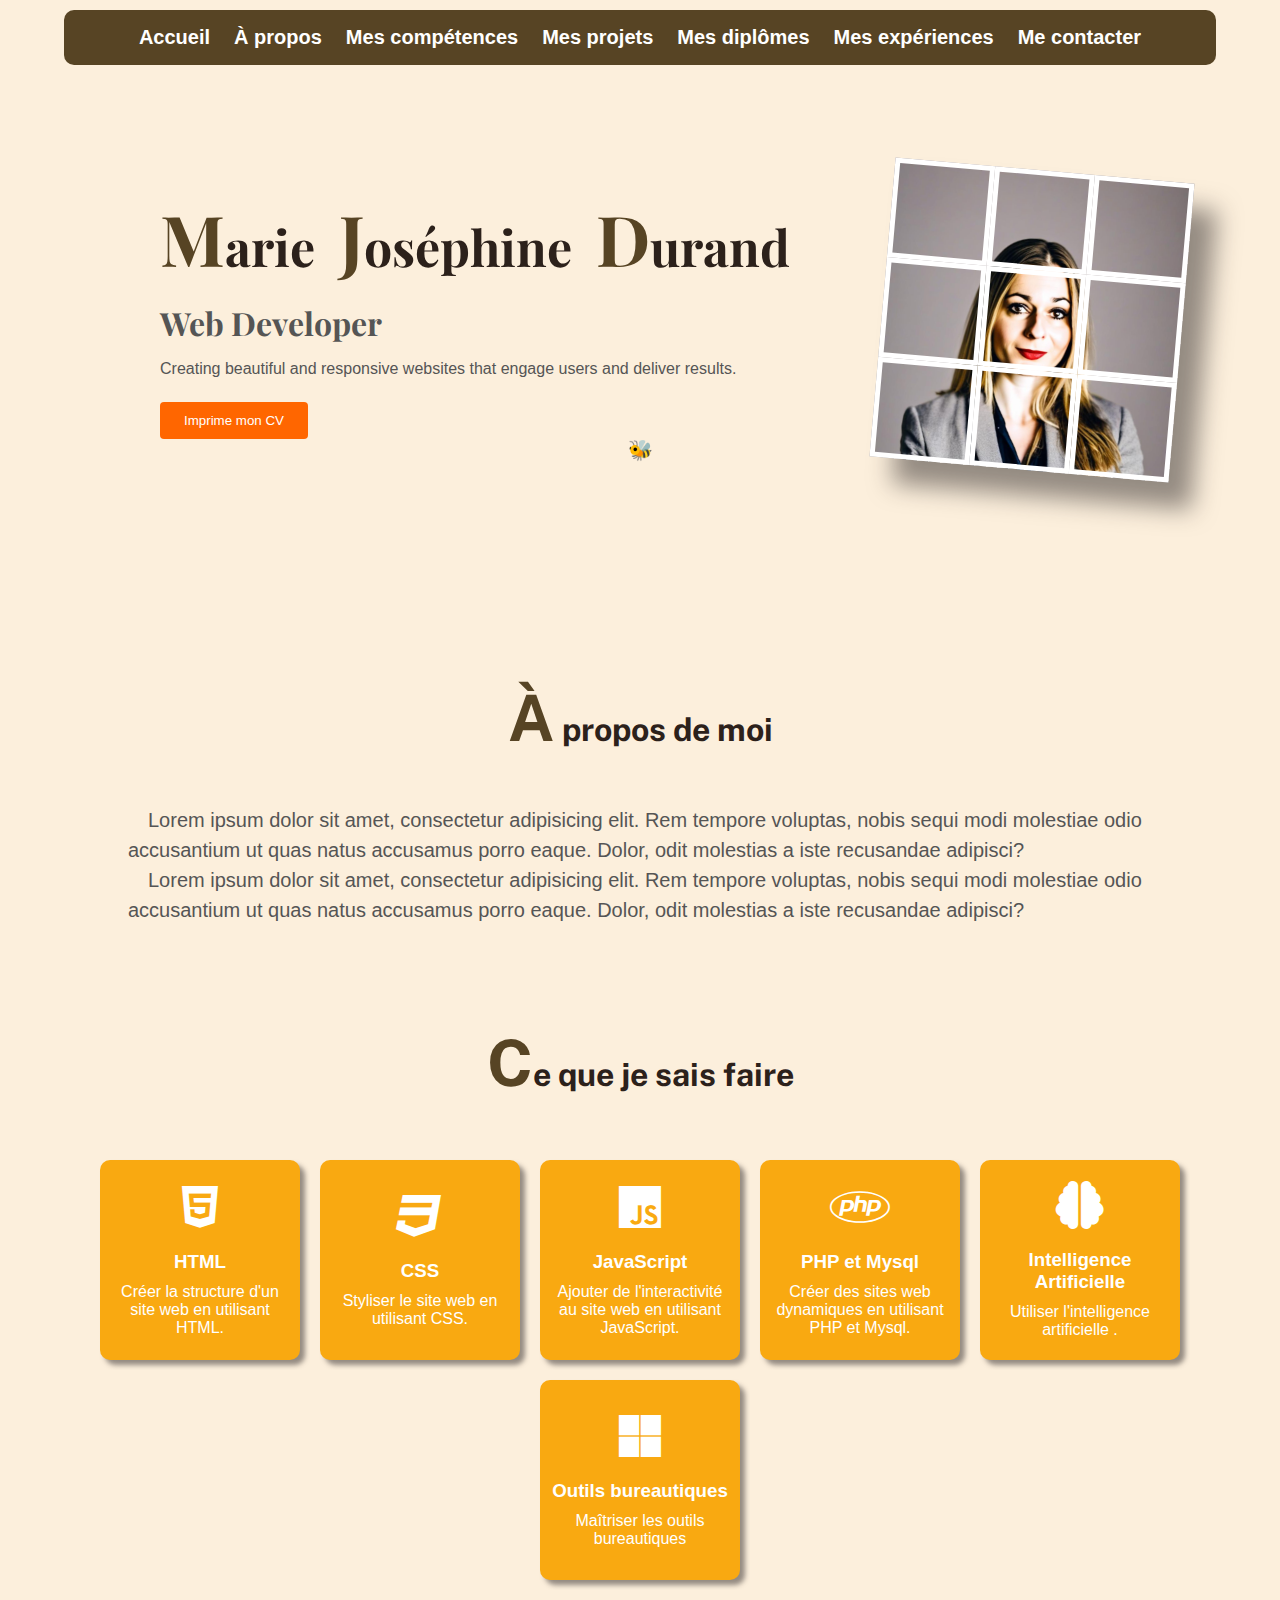
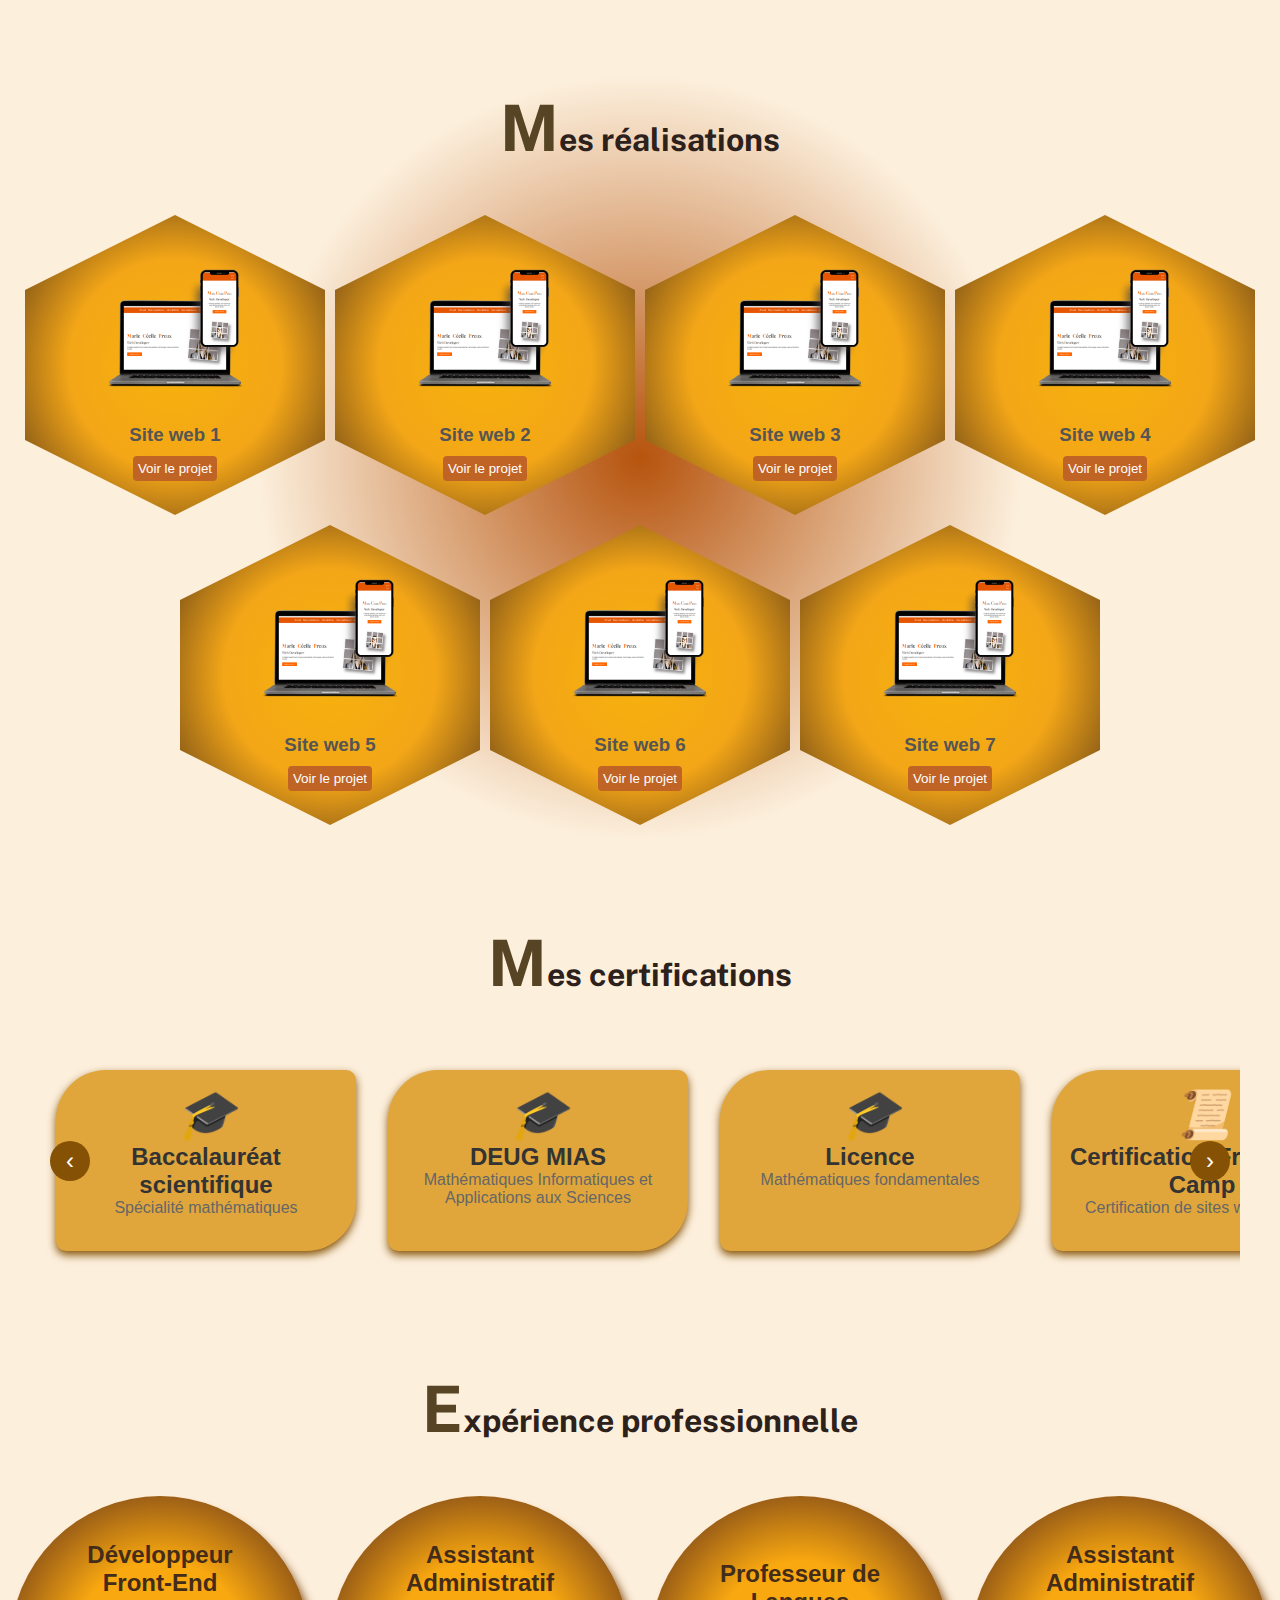
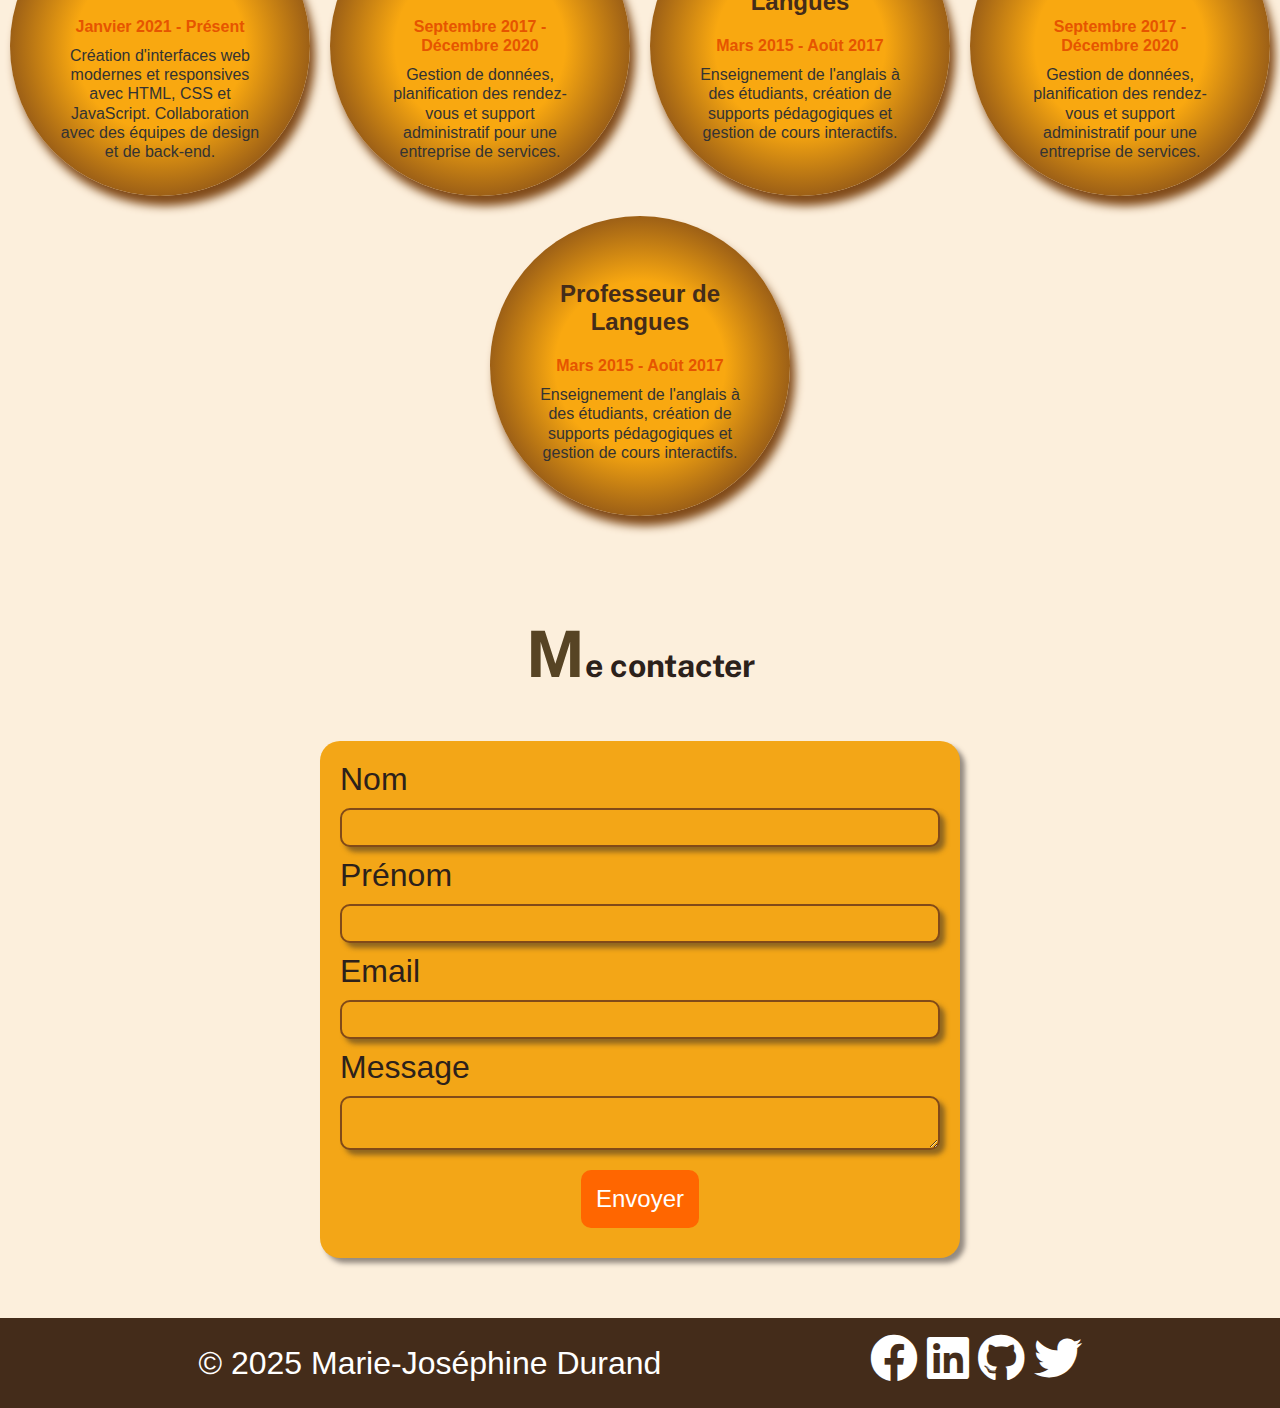
<file: index.html>
<!DOCTYPE html>
<html lang="en">
<head>
  <meta charset="UTF-8">
  <meta name="viewport" content="width=device-width, initial-scale=1.0">
  <title>Modern Website</title>
  <link rel="stylesheet" href="style.css">
  <link rel="preconnect" href="https://fonts.googleapis.com">
<link rel="preconnect" href="https://fonts.gstatic.com" crossorigin>
<link href="https://fonts.googleapis.com/css2?family=Playfair+Display:ital,wght@0,400..900;1,400..900&family=Public+Sans:ital,wght@0,100..900;1,100..900&display=swap" rel="stylesheet">
<link rel="stylesheet" href="https://cdnjs.cloudflare.com/ajax/libs/font-awesome/6.0.0-beta3/css/all.min.css">
<script src="script.js" defer></script>

</head>
<body>
  <div class="abeille">&#x1f41d;</div>
  <!-- Navigation Bar -->
  <header class="navbar">
    <div class="container">
   
      <nav id="nav-normal">
        <ul class="nav-links">
          <li><a href="#hero">Accueil</a></li>
          <li><a href="#about-content">À propos</a></li>
          <li><a href="#skills">Mes compétences</a></li>
          <li><a href="#projets">Mes projets</a></li>
          <li><a href="#certifications">Mes diplômes</a></li>
          <li><a href="#experiences">Mes expériences</a></li>
          <li><a href="#contact-form">Me contacter</a></li>
        </ul>
      </nav>
      <nav id="nav-mobile">
        <ul class="nav-links" id="nav-links-mobile">
        <li><a  id="closebtn" >&times;</a></li>
        <li><a href="#hero">Accueil</a></li>
        <li><a href="#about-content">À propos</a></li>
        <li><a href="#skills">Mes compétences</a></li>
        <li><a href="#projets">Mes projets</a></li>
        <li><a href="#certifications">Mes diplômes</a></li>
        <li><a href="#experiences">Mes expériences</a></li>
        <li><a href="#contact-form">Me contacter</a></li>
        </ul>
        </nav>
        <button id="openbtn">&#9779;</button>
    </div>
  </header>
   
  <!-- Hero Section -->
  <section class="hero" id="hero">
    <div class="hero-content">
        <div id="identite">
            <h1>Marie</h1>
            <h1>Joséphine</h1>
            <h1>Durand</h1>
        </div>
        <h3>Web Developer</h3>
        <p>Creating beautiful and responsive websites that engage users and deliver results.</p>
      <button class="btn-primary" id="btn-cv">Imprime mon CV</button>
    </div>
    <div class="hero-image">
      <div class="puzzle">
       
        <div class="piece" ></div>
        <div class="piece" ></div>
        <div class="piece" ></div>
        <div class="piece" ></div>
        <div class="piece" ></div>
        <div class="piece" ></div>
        <div class="piece" ></div>
        <div class="piece" ></div>
        <div class="piece" ></div>
      </div>
    </div>
  </section>
 <section class="about" id="about-content">
    <h2 >À propos de moi</h2>
    <div class="about-content">
      <div class="about-text">
        <p>Lorem ipsum dolor sit amet, consectetur adipisicing elit. Rem tempore voluptas, nobis sequi modi molestiae odio accusantium ut quas natus accusamus porro eaque. Dolor, odit molestias a iste recusandae adipisci?</p>
        <p>Lorem ipsum dolor sit amet, consectetur adipisicing elit. Rem tempore voluptas, nobis sequi modi molestiae odio accusantium ut quas natus accusamus porro eaque. Dolor, odit molestias a iste recusandae adipisci?</p>
      
      </div>
    </div>



 </section>
  <section class="competences" id="skills">
     <h2>Ce que je sais faire</h2>
      <div class="skills" >
        
        <div class="skill-container">
          <div class="skill">
            <i class="fab fa-html5"></i>
            <h3>HTML</h3>
            <p>Créer la structure d'un site web en utilisant HTML.</p>
          </div>
          <div class="pile_entiere">
            <div class="pile_chapeau"></div>
            <div class="pile" data-percentage="90%">
              <div class="pile_pourcentage" style="--fill-height: 90%;">HTML 90%</div>
            </div>
          </div>
        </div>
          
        <div class="skill-container">
          <div class="skill">
            <i class="fab fa-css3"></i>
            <h3>CSS</h3>
            <p>Styliser le site web en utilisant CSS.</p>
          </div>
          <div class="pile_entiere">
            <div class="pile_chapeau"></div>
            <div class="pile" data-percentage="80%">
                    <div class="pile_pourcentage" style="--fill-height: 80%;"> CSS 80%</div>
            </div>
          </div>
        </div>





        <div class="skill-container">
          <div class="skill">
            <i class="fa-brands fa-js"></i>
            <h3>JavaScript</h3>
            <p>Ajouter de l'interactivité au site web en utilisant JavaScript.</p>
          </div>
          <div class="pile_entiere">
            <div class="pile_chapeau"></div>
            <div class="pile" data-percentage="80%">
                    <div class="pile_pourcentage" style="--fill-height: 50%;"> JS 50%</div>
            </div>
          </div>

        </div>



        <div class="skill-container">
            <div class="skill">
              <i class="fa-brands fa-php"></i>
              <h3>PHP et Mysql</h3>
              <p>Créer des sites web dynamiques en utilisant PHP et Mysql.</p>
              
            </div>
            <div class="pile_entiere">
              <div class="pile_chapeau"></div>
              <div class="pile" data-percentage="80%">
                      <div class="pile_pourcentage" style="--fill-height: 30%;"> PHP 30%</div>
              </div>
          </div>
        </div>


        <div class="skill-container">
          <div class="skill">
            <i class="fa-solid fa-brain"></i>
            <h3>Intelligence Artificielle</h3>
              <p>Utiliser l'intelligence artificielle .</p>
          </div>
          <div class="pile_entiere">
            <div class="pile_chapeau"></div>
            <div class="pile" data-percentage="80%">
                    <div class="pile_pourcentage" style="--fill-height: 70%;"> IA 70%</div>
            </div>
        </div>
        </div>
        <div class="skill-container">
            <div class="skill">
              <i class="fa-brands fa-microsoft"></i>
              <h3>Outils bureautiques</h3>
              <p>Maîtriser les outils bureautiques</p>
            
            </div>
                    
            <div class="pile_entiere">
              <div class="pile_chapeau"></div>
              <div class="pile" data-percentage="80%">
                <div class="pile_pourcentage" style="--fill-height: 90%;"> OFFICE 90%</div>
              </div>
          </div>
       </div>
   
    </div>
  </section>



  <section class="projets" id="projets">

        <h2>Mes réalisations</h2>
         <div class="projet-ensemble">   
            <div class="projet">
              <div class="projet-image">
                <img src="images/mon portfolio.png" alt="Projet 1">
                <div class="popup">
                  Site web pour une entreprise de vente de produits bio.
                </div>
              </div>
              <div class="projet-content">
                <h3>Site web 1</h3>
              
                <button class="btn-projet"><a href="#" target="_blank">Voir le projet</a></button>
              </div>


        </div>
            <div class="projet">
              <div class="projet-image">
                <img src="images/mon portfolio.png" alt="Projet 1">
                <div class="popup">
                  Site web pour une entreprise de vente de produits bio.
                </div>
              </div>
              <div class="projet-content">
                <h3>Site web 2</h3>
               
                <button class="btn-projet">Voir le projet</button>
              </div>
            </div>

            <div class="projet">
              <div class="projet-image">
                <img src="images/mon portfolio.png"alt="Projet 1">
                <div class="popup">
                  Site web pour une entreprise de vente de produits bio.
                </div>
              </div>
              
              <div class="projet-content">
                <h3>Site web 3</h3>
                
                <button class="btn-projet">Voir le projet</button>
              </div>
            </div>
            <div class="projet">
              <div class="projet-image">
                <img src="images/mon portfolio.png" alt="Projet 1">
                <div class="popup">
                  Site web pour une entreprise de vente de produits bio.
                </div>
              </div>
              <div class="projet-content">
                <h3>Site web 4</h3>
                
                <button class="btn-projet">Voir le projet</button>
              </div>
            </div>
            <div class="projet">
              <div class="projet-image">
                <img src="images/mon portfolio.png" alt="Projet 1">
                <div class="popup">
                  Site web pour une entreprise de vente de produits bio.
                </div>
              </div>
              <div class="projet-content">
                <h3>Site web 5</h3>
                
                <button class="btn-projet">Voir le projet</button>
              </div>
            </div>
            <div class="projet">
              <div class="projet-image">
                <img src="images/mon portfolio.png" alt="Projet 1">
                <div class="popup">
                  Site web pour une entreprise de vente de produits bio.
                </div>
              </div>
              <div class="projet-content">
                <h3> Site web 6</h3>
               
                <button class="btn-projet">Voir le projet</button>
              </div>
            </div>
            <div class="projet">
              <div class="projet-image">
                <img src="images/mon portfolio.png" alt="Projet 1">
                <div class="popup">
                  Site web pour une entreprise de vente de produits bio.
                </div>
              </div>
              <div class="projet-projet">
                <h3>Site web 7</h3>
               
                <button class="btn-projet">Voir le projet</button>
              </div>
            </div>


          </div>
      
  </section>
  
  <section class="certifications" id="certifications">
    <h2>Mes certifications</h2>
    <div class="carousel">
      <div class="carousel-track">
      <div class="carousel-item">
        <i>&#x1F393;</i>
        <h3>Baccalauréat scientifique</h3>
        <p>Spécialité mathématiques</p>
      </div>
      <div class="carousel-item">
        <i>&#x1F393;</i>
        <h3>DEUG MIAS</h3>
        <p>Mathématiques Informatiques et Applications aux Sciences</p>
      </div>
      <div class="carousel-item">
        <i>&#x1F393;</i>
        <h3>Licence</h3>
        <p>Mathématiques fondamentales</p>
      </div>

      <div class="carousel-item">
        <i>&#x1F4DC;</i>
        <h3>Certification Free Code Camp</h3>
        <p>Certification de sites web réactifs</p>
      </div>
      <div class="carousel-item">
        <i>&#x1F4DC;</i>
        <h3>Certification Free Code Camp</h3>
        <p>Algorithmes et structures de données JavaScript</p>
      </div>




      </div>
      <button class="carousel-btn prev-btn">‹</button>
      <button class="carousel-btn next-btn">›</button>
    </div>


    
  <section class="experiences" id="experiences">
    <h2>Expérience professionnelle</h2>
    <div class="experience-container">
      <div class="experience-card">
        <h3>Développeur Front-End</h3>
        <p class="date">Janvier 2021 - Présent</p>
        <p>Création d'interfaces web modernes et responsives avec HTML, CSS et JavaScript. Collaboration avec des équipes de design et de back-end.</p>
      </div>
      <div class="experience-card">
        <h3>Assistant Administratif</h3>
        <p class="date">Septembre 2017 - Décembre 2020</p>
        <p>Gestion de données, planification des rendez-vous et support administratif pour une entreprise de services.</p>
      </div>
      <div class="experience-card">
        <h3>Professeur de Langues</h3>
        <p class="date">Mars 2015 - Août 2017</p>
        <p>Enseignement de l'anglais à des étudiants, création de supports pédagogiques et gestion de cours interactifs.</p>
      </div>
    
    <div class="experience-card">
      <h3>Assistant Administratif</h3>
      <p class="date">Septembre 2017 - Décembre 2020</p>
      <p>Gestion de données, planification des rendez-vous et support administratif pour une entreprise de services.</p>
    </div>
    <div class="experience-card">
      <h3>Professeur de Langues</h3>
      <p class="date">Mars 2015 - Août 2017</p>
      <p>Enseignement de l'anglais à des étudiants, création de supports pédagogiques et gestion de cours interactifs.</p>
    </div>
  </div>
</div>


   
    
  </section>
  
  <section class="contact" id="contact">
    <h2>Me contacter</h2>
   
      <form action="mailto:your-email@example.com" method="post" enctype="text/plain" id="contact-form">
        
        <label for="nom">Nom</label>
        <input type="text" id="nom" name="nom" required>
        <label for="prenom">Prénom</label>
        <input type="text" id="prenom" name="prenom" required>
        <label for="email">Email</label>
        <input type="email" id="email" name="email" required>
        <label for="message">Message</label>
        <textarea id="message" name="message" required></textarea>

        <button type="submit" >Envoyer</button>
      </form>
  
  </section>
  <footer>
    
      <p>&copy; 2025 Marie-Joséphine Durand</p>
      <div class="social-icons">
        <a href="#"><i class="fab fa-facebook"></i></a>
        <a href="#"><i class="fab fa-linkedin"></i></a>
        <a href="#"><i class="fab fa-github"></i></a>
        <a href="#"><i class="fab fa-twitter"></i></a>

      </div>
  
  </footer>
</body>
</html>
</file>
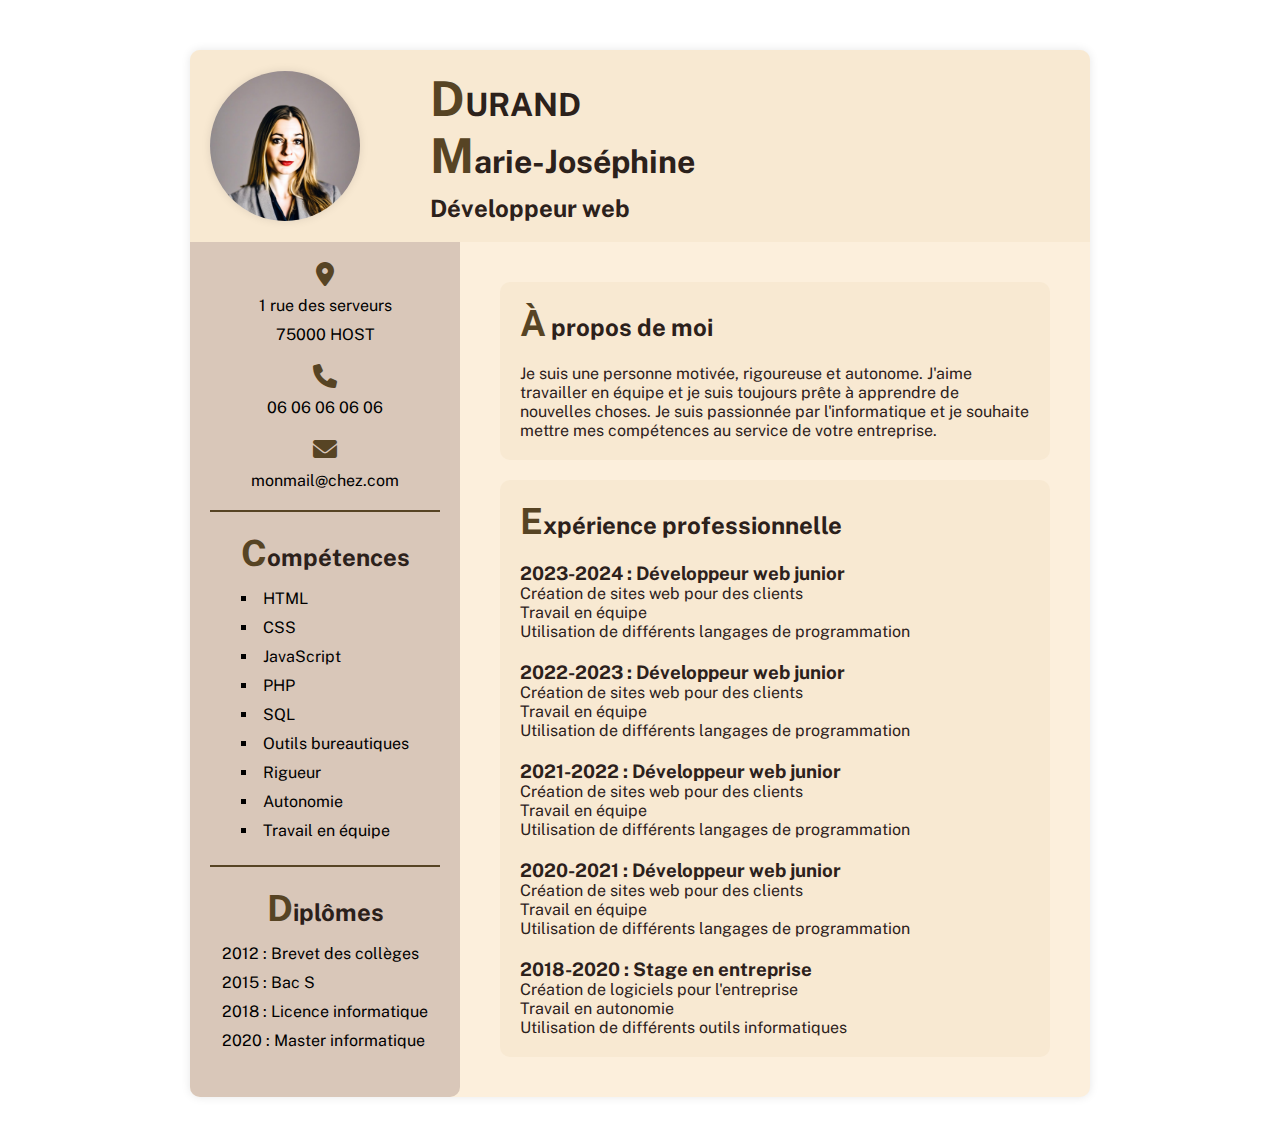
<file: cv.html>
<!DOCTYPE html>
<html lang="en">
<head>
    <meta charset="UTF-8">
    <meta name="viewport" content="width=device-width, initial-scale=1.0">
    
    
    <link rel="preconnect" href="https://fonts.googleapis.com">
  <link rel="preconnect" href="https://fonts.gstatic.com" crossorigin>
  <link href="https://fonts.googleapis.com/css2?family=Playfair+Display:ital,wght@0,400..900;1,400..900&family=Public+Sans:ital,wght@0,100..900;1,100..900&display=swap" rel="stylesheet">
  <link rel="stylesheet" href="https://cdnjs.cloudflare.com/ajax/libs/font-awesome/6.0.0-beta3/css/all.min.css">
  <script src="script.js" defer></script>
    <title>cv abeille à imprimer</title>
   <style>
       
    * {
        margin: 0;
        padding: 0;
        box-sizing: border-box;
    }

    body {
        font-family: "Public Sans", sans-serif;
        background-color: #fff;
        margin: 0;
        padding: 0;
    }

    i {
        color: #574424;
        font-size: 1.5em;
    }

    hr {
        border: 1px solid #574424;
        width: 100%;
    }

    .cv-container {
        display: flex;
        flex-direction: column;
        width: 90%;
        max-width: 900px;
        background-color: #fcefdc;
        border-radius: 10px;
        box-shadow: 0 0 10px rgba(0, 0, 0, 0.1);
        margin: 50px auto;
    }

    .cv-header {
        display: flex;
        justify-content: flex-start;
        gap: 50px;
        align-items: center;
        padding: 20px;
        background-color: #f8e9d2;
        border-top-left-radius: 10px;
        border-top-right-radius: 10px;
        flex-wrap: wrap;
    }

    .cv-header img {
        width: 150px;
        height: 150px;
        border-radius: 50%;
        margin-right: 20px;
        box-shadow: 0 0 10px rgba(0, 0, 0, 0.1);
    }

    .cv-title {
        display: flex;
        flex-direction: column;
        gap: 10px;
        color: #2c211b;
    }

    .identite {
        display: flex;
        flex-direction: column;
    }

    .identite h1::first-letter {
        font-size: 150%;
        color: #574424;
    }

    .cv-job {
        font-size: 1.5em;
        font-weight: 700;
    }

    .cv-main {
        display: flex;
        flex-direction: column;
    }

    .cv-left, .cv-right {
        padding: 20px;
    }

    .cv-left {
        background-color: #d9c7b9;
        border-bottom-left-radius: 10px;
        border-bottom-right-radius: 10px;
    }
    .cv-left h2::first-letter {
        color: #574424;
        font-size: 150%;
    }

    .cv-left h2 {
        color: #2c211b;
        margin-top: 20px;
    }

    .adresse, .phone, .mail, .competences, .diplomes {
        display: flex;
        flex-direction: column;
        gap: 10px;
        align-items: center;
        justify-content: center;
        margin-bottom: 20px;
    }

    .competences ul {
        list-style: square;
        list-style-position: inside;
    }

    .competences li, .diplomes p {
        padding: 5px;
    }

    .about, .experience {
        display: flex;
        flex-direction: column;
        gap: 20px;
        padding: 20px;
        background-color: #f8e9d2;
        border-radius: 10px;
        margin: 20px;
        color: #2c211b;
    }

    .experience h2::first-letter, .about h2::first-letter {
        color: #574424;
        font-size: 150%;
    }

    @media screen and (min-width: 768px) {
        .cv-main {
            flex-direction: row;
        }

        .cv-left {
            width: 30%;
        }

        .cv-right {
            width: 70%;
        }
    }

    @media screen and (max-width: 767px) {
        .cv-header {
            flex-direction: column;
            align-items: center;
            text-align: center;
        }

        .cv-job {
            padding-left: 0;
        }
    }
</style>



</head>
<body>
<div class="cv-container">

    <div class="cv-header">
            <img src="images/Gray and Orange Simple LinkedIn Profile Picture (1).png" alt="abeille" class="cv-image">
            <div class="cv-title">
                <div class="identite">
                    <h1 class="cv-nom">DURAND</h1>
                    <h1 class="cv-prenom">Marie-Joséphine</h1>
                </div>
               
                <p class="cv-job">Développeur web</p>
            </div>
           
    </div>
    <div class="cv-main">
                    <div class="cv-left">
                        
                    
                    
                        <div class="adresse">
                            <i class="fas fa-map-marker-alt"></i>
                            <p> 1 rue des serveurs</p>
                            <p> 75000 HOST</p>
                        </div>
                        <div class="phone">
                            <i class="fas fa-phone"></i>
                            06 06 06 06 06
                        </div>

                        <div class="mail">
                            <i class="fas fa-envelope"></i>
                            <p>monmail@chez.com</p>
                        </div>
                        <div class="separation">
                            <hr>
                        </div>
                        <div class="competences">
                            <h2>Compétences</h2>
                            <ul>
                                <li>HTML</li>
                                <li>CSS</li>
                                <li>JavaScript</li>
                                <li>PHP</li>
                                <li>SQL</li>
                                <li>Outils bureautiques</li>
                                <li>Rigueur</li>
                                <li>Autonomie</li>
                                <li>Travail en équipe</li>
                            </ul>
                        </div>
                        <div class="separation">
                            <hr>
                        </div>
                        <div class="diplomes">
                            <h2>Diplômes</h2>
                            <div class="liste-diplomes">
                                <p>2012 : Brevet des collèges</p>
                                <p>2015 : Bac S</p>
                                <p>2018 : Licence informatique</p>
                                <p>2020 : Master informatique</p>
                                

                            </div>
                         
                        </div>
                    
                    </div>

                    <div class="cv-right">

                        <div class="about">
                            <h2>À propos de moi</h2>
                            <p>Je suis une personne motivée, rigoureuse et autonome. J'aime travailler en équipe et je suis toujours prête à apprendre de nouvelles choses. Je suis passionnée par l'informatique et je souhaite mettre mes compétences au service de votre entreprise.</p>

                        </div>
                        <div class="experience">
                            <h2>Expérience professionnelle</h2>
                            <div class="experience-detail">

                                <h3>2023-2024 : Développeur web junior</h3>
                                <p>Création de sites web pour des clients</p>
                                <p>Travail en équipe</p>
                                <p>Utilisation de différents langages de programmation</p>
                            </div>
                             <div class="experience-detail">

                                <h3>2022-2023 : Développeur web junior</h3>
                                <p>Création de sites web pour des clients</p>
                                <p>Travail en équipe</p>
                                <p>Utilisation de différents langages de programmation</p>
                             </div>

                            <div class="experience-detail">

                                <h3>2021-2022 : Développeur web junior</h3>
                                <p>Création de sites web pour des clients</p>
                                <p>Travail en équipe</p>
                                <p>Utilisation de différents langages de programmation</p>
                            </div>
                            <div class="experience-detail">
                                <h3>2020-2021 : Développeur web junior</h3>
                                <p>Création de sites web pour des clients</p>
                                <p>Travail en équipe</p>
                                <p>Utilisation de différents langages de programmation</p>
                            </div>
                            <div class="experience-detail">
                                <h3>2018-2020 : Stage en entreprise</h3>
                                <p>Création de logiciels pour l'entreprise</p>
                                <p>Travail en autonomie</p>
                                <p>Utilisation de différents outils informatiques</p>
                            </div>






                        </div>


                    </div>
    </div>


    



</div>












    
</body>
</html>
</file>
<file: style.css>
/* Reset */
* {
  margin: 0;
  padding: 0;
  box-sizing: border-box;
}

body {
  font-family: 'Arial', sans-serif;
  background-color: #fcefdc;
  position: relative;

}

@keyframes ondule {
  0% {
    transform: translateX(0);
  }
  25% {
    transform: translateX(10px);
  }
  50% {
    transform: translateX(0);
  }
  75% {
    transform: translateX(-10px);
  }
  100% {
    transform: translateX(0);
  }
}

.abeille {
  font-size: 20px;
  position: fixed;
  pointer-events: none;
  z-index: 1000;
  top: 50%;
  left: 50%;
  transform: translate(-50%, -50%);
}

a:hover, button:hover {
  cursor: pointer;
}

section {
  margin: 0 auto;
  width: 100%;
  padding-top: 50px;
  padding-bottom: 50px;
}

.competences h2,
.projets h2,
.certifications h2,
.experiences h2,
.about h2,
.contact h2 {
  font-size: 2em;
  color: #2c211b;
  text-align: center;
  font-family: "Public Sans", sans-serif;
  font-weight: bold;
  margin-bottom: 50px;
}

.competences h2::first-letter,
.projets h2::first-letter,
.certifications h2::first-letter,
.experiences h2::first-letter,
.about h2::first-letter,
.contact h2::first-letter {
  color: #574424;
  font-size: 2em;
}

/* Navbar */
.navbar {
  background-color: #574424;
  color: #fff;
  padding: 1rem 0;
  width: 90%;
  margin: 10px auto;
  border-radius: 10px;
  position: fixed;
  z-index: 1000;
  top: 0;
  left: 50%;
  transform: translateX(-50%);
}

#identite {
  display: flex;
  gap: 1.5rem;
}

#nav-normal {
  display: flex;
  justify-content: space-between;
  align-items: center;
  margin: 0 auto;
  padding: 0 1rem;
}

#nav-mobile {
  display: none;
  justify-content: center;
  align-items: center;
  margin: 0 auto;
}

#nav-links-mobile {
  display: none;
  flex-direction: column;
  justify-content: center;
  align-items: center;
  margin: 0 auto;
}

#openbtn {
  display: none;
  font-size: 2.5rem;
  background-color: transparent;
  border: none;
  color: white;
  cursor: pointer;
  right: 10px;
  position: relative;
}

.navbar .container {
  display: flex;
  justify-content: space-between;
  align-items: center;
  margin: 0 auto;
  padding: 0 1rem;
 

}

.logo {
  font-size: 1.5rem;
  font-weight: bold;
}

.nav-links {
  display: flex;
  gap: 1.5rem;
  list-style: none;
}

.nav-links a {
  text-decoration: none;
  color: #fff;
  font-size: 20px;
  transition: color 0.3s;
  cursor: pointer;
  font-weight: bold;
}

.nav-links a:hover {
  color: #ff6600;
  font-size: 22px;
}

.btn {
  padding: 0.5rem 1rem;
  background: #ff6600;
  color: white;
  border: none;
  border-radius: 4px;
  cursor: pointer;
  transition: background 0.3s;
}

.btn:hover {
  background: #e65500;
}

/* Hero Section */
.hero {
  display: flex;
  align-items: center;
  justify-content: space-between;
  margin: 50px auto;
  width: 80%;
}

.hero-content {
  margin: 0 2rem;
  flex: 1 1 55%;
}

.hero-content h1 {
  font-family: 'Playfair Display', serif;
  font-weight: bold;
  font-size: 50px;
  margin-bottom: 1rem;
  color: #2c211b;
}

.hero-content h3 {
  font-family: 'Playfair Display', serif;
  font-size: 2rem;
  margin-bottom: 1rem;
  color: #555;
}

.hero-content h1::first-letter {
  color: #574424;
  font-size: 70px;
}

.hero-content p {
  margin-bottom: 1.5rem;
  color: #555;
}

.btn-primary {
  padding: 0.7rem 1.5rem;
  background: #ff6600;
  color: white;
  border: none;
  border-radius: 4px;
  cursor: pointer;
  transition: background 0.3s;
}

.btn-primary:hover {
  background: #e65500;
}

.hero-image {
  margin-top: 10px;
  flex: 1 1 45%;
  display: flex;
  justify-content: center;
  align-items: center;
}

.puzzle {
  display: grid;
  grid-template-columns: repeat(3, 100px);
  grid-gap: 0px;
  background-image: url(images/Gray\ and\ Orange\ Simple\ LinkedIn\ Profile\ Picture\ \(1\).png);
  background-size: 300px 300px;
  background-repeat: no-repeat;
  transform: rotate(5deg);
  box-shadow: 25px 25px 25px rgba(46, 39, 39, 0.5);
  margin: 60px;
}

.piece {
  width: 100px;
  height: 100px;
  border: 5px solid #fff;
}

/* Profil */
.about-content {
  display: flex;
  justify-content: center;
  align-items: center;
  gap: 2rem;
  margin: 50px auto 0;
  width: 80%;
}

.about-text {
  flex: 1 1 50%;
  color: #555;
  font-size: 20px;
  text-indent: 20px;
  line-height: 30px;
}

/* Compétences */
.skills {
  display: flex;
  flex-wrap: wrap;
  justify-content: center;
  align-items: center;
  margin: 50px auto 0;
  width: 100%;
}

.skill {
  display: flex;
  flex-direction: column;
  align-items: center;
  justify-content: center;
  gap: 10px;
  margin: 10px;
  padding: 10px;
  border-radius: 10px;
  text-align: center;
  background-color: #f9a911;
  color: white;
  width: 200px;
  height: 200px;
  position: relative;
  box-shadow: 5px 5px 5px rgba(46, 39, 39, 0.5);
  z-index: 1;
}

i {
  font-size: 3rem;
  margin-bottom: 10px;
}

.skill-container {
  width: 220px;
  height: 220px;
  overflow: hidden;
}

.skill-container:hover .skill {
  display: none;
}

.skill-container:hover .pile_entiere {
  display: block;
}

/* Piles */
.galerie_piles {
  display: flex;
  flex-wrap: wrap;
  justify-content: center;
  align-items: center;
  width: 100%;
  gap: 130px;
}

.pile {
  position: relative;
  width: 40px;
  height: 100px;
  border: 2px solid #333;
  border-radius: 8px;
  overflow: hidden;
  display: flex;
  flex-direction: column;
  justify-content: flex-end;
  align-items: center;
}

.pile_entiere {
  border: none;
  height: 220px;
  width: 40px;
  display: none;
  margin: 0 auto;
}

.pile_pourcentage {
  width: 100%;
  height: var(--fill-height);
  background-color: #d4ac0d;
  transition: height 0.3s ease;
  text-align: center;
  padding-top: 5px;
  color: white;
  font-weight: bold;
  font-size: 10px;
}

.pile_chapeau {
  position: relative;
  top: 0;
  left: 50%;
  transform: translateX(-50%);
  width: 0;
  height: 0;
  border-left: 20px solid #333;
  border-bottom: 10px solid #333;
}

/* Projets */
.projets {
  display: flex;
  flex-direction: column;
  justify-content: center;
  align-items: center;
  background: radial-gradient(circle, rgb(182, 84, 14) 0%, #fcefdc 50%, #fcefdc 100%);
}

.projet-ensemble {
  display: flex;
  flex-wrap: wrap;
  gap: 10px;
  justify-content: center;
  align-items: center;
  width: 100%;
}

.projet {
  display: flex;
  flex-direction: column;
  align-items: center;
  justify-content: center;
  text-align: center;
  height: 300px;
  width: 300px;
  background-color: #f7b20c;
  background: radial-gradient(circle, #f7b20c 0%, #f3a617 50%, #553518 100%, #814a18 100%);
  color: #555;
  clip-path: polygon(50% 0%, 100% 25%, 100% 75%, 50% 100%, 0% 75%, 0% 25%);
}

.projet-image img {
  width: 160px;
  height: 160px;
}

.projet-image {
  position: relative;
  overflow: hidden;
}

.projet h3 {
  margin: 10px;
}

.btn-projet {
  padding: 5px;
  background: #c06426;
  color: white;
  border: none;
  border-radius: 4px;
  cursor: pointer;
}

.btn-projet:hover {
  background: #e65500;
  padding: 7px;
}

.projets a {
  text-decoration: none;
  color: white;
}

.projet-image .popup {
  position: absolute;
  top: 50%;
  left: 50%;
  transform: translate(-50%, -50%);
  background-color: #e65500;
  color: white;
  padding: 20px;
  border-radius: 25px 25px 100px 100px;
  visibility: hidden;
  opacity: 0;
}

.projet-image:hover .popup {
  visibility: visible;
  opacity: 1;
}

/* Certifications */
.diplomas-section {
  padding: 3rem 1.5rem;
  background: #f9f9f9;
  text-align: center;
}

.diplomas-section h2 {
  font-size: 2.5rem;
  color: #333;
  margin-bottom: 2rem;
}

/* Carousel styles */
.carousel {
  position: relative;
  overflow: hidden;
  max-width: 1200px;
  margin: 50px auto;
}

.carousel-track {
  display: flex;
  transition: transform 0.4s ease-in-out;
  padding: 20px 0;
}

.carousel-item {
  flex: 0 0 300px;
  margin: 0 1rem;
  text-align: center;
  background-color: #e0a63b;
  border-radius: 50px 10px 50px 10px;
  box-shadow: 0 4px 8px rgba(133, 81, 4, 255);
  padding: 1rem;
  transition: transform 0.3s ease, box-shadow 0.3s ease;
}

.carousel-item:hover {
  transform: scale(1.05);
  box-shadow: 0 8px 16px rgba(0, 0, 0, 0.2);
}

.carousel-item img {
  width: 100%;
  border-radius: 10px;
  margin-bottom: 1rem;
}

.carousel-item h3 {
  font-size: 1.5rem;
  color: #333;
}

.carousel-item p {
  font-size: 1rem;
  color: #666;
}

/* Buttons */
.carousel-btn {
  position: absolute;
  top: 50%;
  transform: translateY(-50%);
  background: rgba(133, 81, 4, 255);
  color: #fff;
  border: none;
  border-radius: 50%;
  width: 40px;
  height: 40px;
  cursor: pointer;
  font-size: 1.5rem;
  z-index: 1;
}

.prev-btn {
  left: 10px;
}

.next-btn {
  right: 10px;
}



/* Experiences */
.experience-section {
  background-color: #f4f4f4;
  padding: 40px 20px;
  font-family: 'Arial', sans-serif;
  text-align: center;
}

.experience-section h2 {
  font-size: 2.5rem;
  color: #333;
  margin-bottom: 30px;
}

.experience-container {
  display: flex;
  flex-wrap: wrap;
  gap: 20px;
  justify-content: center;
}

.experience-card {
  display: flex;
  flex-direction: column;
  align-items: center;
  justify-content: center;
  text-align: center;
  background: radial-gradient(circle, #f9a810 40%, #814a18 80%, #442c1a 100%);
  border-radius: 50%;
  box-shadow: 5px 10px 10px rgb(129, 74, 24);
  
  width: 300px;
  height: 300px;
  transition: transform 0.3s, box-shadow 0.3s;
  padding:50px;
}

.experience-card:hover {
  transform: translateY(-10px);
  box-shadow: 0 8px 16px rgba(0, 0, 0, 0.2);
}

.experience-card h3 {
  font-size: 1.5rem;
  color: #442c1a;
  margin-bottom: 10px;
  padding: 10px;
 
}

.experience-card .date {
  font-size: 1rem;
  color: #e65500;
  margin-bottom: 10px;
  font-weight: bold;

}

.experience-card p {
  color: #333;
  line-height: 1.2;
 
}

/* Contact */
form {
  display: flex;
  flex-direction: column;
  justify-content: center;
 
  gap: 10px;
  margin: 50px auto ;
  width: 50%;
  padding: 20px;
  border-radius: 20px;
  background-color: #f3a617;
  box-shadow: 5px 5px 5px rgba(46, 39, 39, 0.5);
}

input, textarea {
  border: none;
  background-color: #f3a617;
  padding: 10px;
  border: 2px solid #814a18;
  border-radius: 10px;
  
  width: 100%;
  box-shadow: 5px 5px 5px rgba(46, 39, 39, 0.5);
}
label {

  font-size: 2rem;
  color: #2c211b;
}
form button {
  padding: 15px;
  background: #ff6600;
  width: fit-content;
  border: none;
  border-radius: 10px;
  cursor: pointer;
  transition: background 0.3s;
  margin: 10px auto;
  font-size: 1.5rem;
  color: white;
}
form button:hover {
  background: #e65500;
}
/* Footer */
footer {
  background-color: #442c1a;
  color: #fff;
  display: flex;
  justify-content: space-evenly;
  align-items: center;
  gap: 10px;
  padding: 1rem 0;
  flex-wrap: wrap;
  bottom: 0;
  width: 100%;
  font-size: 2em;
  position: absolute;
 
}
.fab {
   color: #fff;
   cursor: pointer;
}
/*responsive*/
@media (max-width: 1240px) {

  .carousel{

    max-width: 800px;
  }
  form{
    width: 80%;
  }
  .projet {
    height: 200px;
    width: 200px;
    font-size: 10px;
  }

  .projet-image img {
    width: 100px;
    height: 100px;
  }

  .hero {
    flex-direction: column;
  }

  .hero-content {
    text-align: center;
  }

  #identite {
    display: flex;
    flex-direction: row;
    align-items: center;
    justify-content: center;
    gap: 5px;
  }

  #identite h1 {
    font-size: 1.5rem;
  }

  .hero-image {
    margin-top: 2rem;
  }

  .puzzle {
    grid-template-columns: repeat(3, 80px);
    background-size: 240px 240px;
  }

  .piece {
    width: 80px;
    height: 80px;
  }
}

@media (max-width: 1190px) {
  #nav-normal ul li {
    display: none;
  }

  #openbtn {
    display: block;
  }
  .hero-content h1 {
    margin-top: 50px;
  }
}
@media screen and (min-width: 1376px) {
  .projet-ensemble {
    width: 50%;
    margin-top: 100px;
  }
  .hero-content h1 {
    font-size: 70px;
    
  }
  .hero-content h3 {
    font-size: 3rem;
  }
  .hero-content p {
    font-size: 1.5rem;
  }
  .hero-content button{
    font-size: 1.5rem;
  }
  .competences h2,
.projets h2,
.certifications h2,
.experiences h2,
.about h2,
.contact h2{

  font-size: 3em;
 
}

}
@media screen and (min-width: 1900px) {
  .puzzle {
    grid-template-columns: repeat(3, 200px);
    background-size: 600px 600px;
  }
  
  .piece {
    width: 200px;
    height: 200px;
  }
  .carousel{
    max-width: 1500px;
  }
  


}
@media (max-width: 768px) {
 

  .carousel-btn {
    width: 35px;
    height: 35px;
    font-size: 1.2rem;
  }
footer {

  font-size: 1.5em;
}
  .fab {
    font-size: 1.5em;
  }
}
@media (max-width: 600px) {
  .carousel-item {
    flex: 0 0 80%;
    
  }
}
</file>
